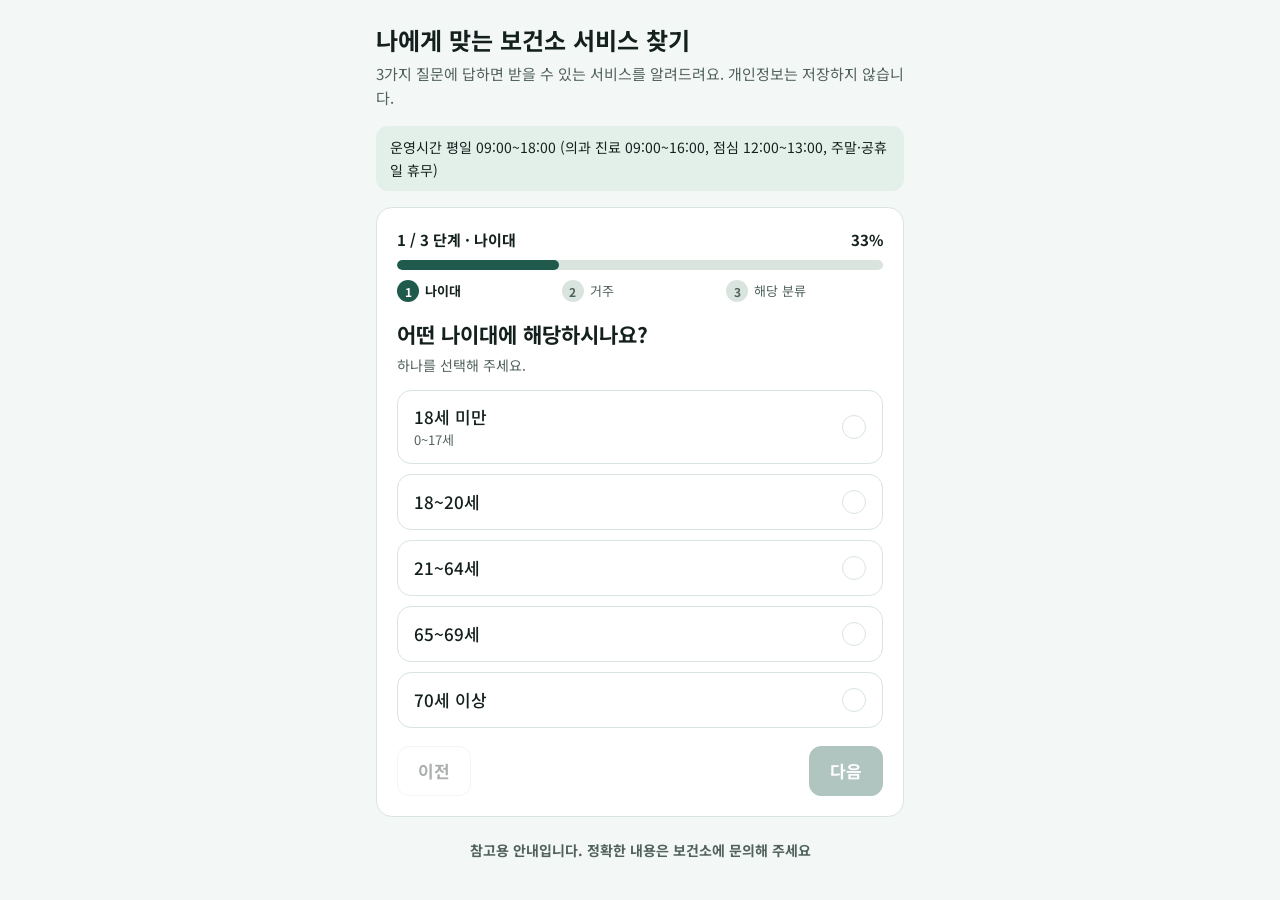
<file: public/assets/aistudio/__________________f5836783.html>
<!DOCTYPE html>
<html lang="ko">
<head>
<meta charset="utf-8">
<meta name="viewport" content="width=device-width, initial-scale=1, viewport-fit=cover">
<title>계룡시 보건소 맞춤 서비스 안내</title>
<link href="https://fonts.googleapis.com/css2?family=Noto+Sans+KR:wght@400;500;700&display=swap" rel="stylesheet">
<style>
:root{color-scheme:light dark;--bg:#f3f7f5;--card:#fff;--ink:#14201d;--sub:#51625d;--line:#d9e4df;--pine:#1f5a4d;--pine-d:#174339;--mint:#e3f0ea;--on:#fff;--warn:#fff6dc;--warn-ink:#6b4e00;
box-sizing:border-box;padding-top:env(safe-area-inset-top,0px);padding-bottom:env(safe-area-inset-bottom,0px)}
@media (prefers-color-scheme:dark){:root:not([data-theme="light"]){--bg:#0f1816;--card:#18231f;--ink:#eaf2ef;--sub:#a3b5af;--line:#2b3c37;--pine:#6fc3ad;--pine-d:#8fd6c2;--mint:#1f3a33;--on:#0c1a16;--warn:#33290d;--warn-ink:#f0d68a}}
:root[data-theme="dark"]{--bg:#0f1816;--card:#18231f;--ink:#eaf2ef;--sub:#a3b5af;--line:#2b3c37;--pine:#6fc3ad;--pine-d:#8fd6c2;--mint:#1f3a33;--on:#0c1a16;--warn:#33290d;--warn-ink:#f0d68a}
html{scroll-padding-top:env(safe-area-inset-top,0px)}
*{box-sizing:border-box}
body{margin:0;background:var(--bg);color:var(--ink);font:400 17px/1.6 "Noto Sans KR",system-ui,sans-serif}
.wrap{max-width:560px;margin:0 auto;padding:20px 16px 32px}
h1{font-size:24px;line-height:1.35;margin:4px 0 6px}
.lead{color:var(--sub);margin:0 0 16px;font-size:15px}
.hours{background:var(--mint);border-radius:12px;padding:10px 14px;font-size:14px;margin-bottom:16px}
.card{background:var(--card);border:1px solid var(--line);border-radius:16px;padding:20px}
.prog{margin-bottom:18px}
.prog-top{display:flex;justify-content:space-between;font-weight:700;font-size:15px;margin-bottom:8px}
.track{height:10px;background:var(--line);border-radius:99px;overflow:hidden}
.fill{height:100%;width:0;background:var(--pine);border-radius:99px;transition:width .45s cubic-bezier(.16,1,.3,1)}
.dots{display:flex;gap:8px;margin-top:10px;font-size:13px;color:var(--sub)}
.dots span{flex:1;display:flex;align-items:center;gap:6px}
.dots i{width:22px;height:22px;border-radius:50%;display:grid;place-items:center;font-style:normal;font-size:12px;font-weight:700;background:var(--line);color:var(--sub);transition:background .3s,color .3s}
.dots .done i,.dots .cur i{background:var(--pine);color:var(--on)}
.dots .cur{color:var(--ink);font-weight:700}
h2{font-size:21px;line-height:1.4;margin:0 0 4px}
.hint{color:var(--sub);font-size:14px;margin:0 0 14px}
.q{animation:in .3s ease both}
@keyframes in{from{opacity:0;transform:translateX(14px)}to{opacity:1;transform:none}}
.opt{display:flex;align-items:center;justify-content:space-between;width:100%;min-height:56px;margin-top:10px;padding:12px 16px;border:1.5px solid var(--line);border-radius:14px;background:var(--card);color:var(--ink);font:inherit;font-weight:500;text-align:left;cursor:pointer;transition:border-color .15s,background .15s}
.opt small{color:var(--sub);font-weight:400;font-size:13px;display:block}
.opt:hover{border-color:var(--pine)}
.opt[aria-pressed="true"]{border-color:var(--pine);background:var(--mint)}
.opt .chk{width:24px;height:24px;border-radius:50%;border:1.5px solid var(--line);flex:none;display:grid;place-items:center;font-size:14px;color:var(--on)}
.opt[aria-pressed="true"] .chk{background:var(--pine);border-color:var(--pine)}
.nav{display:flex;justify-content:space-between;gap:10px;margin-top:18px}
.btn{min-height:50px;padding:0 20px;border-radius:12px;border:1.5px solid var(--line);background:var(--card);color:var(--ink);font:inherit;font-weight:700;cursor:pointer}
.btn.main{background:var(--pine);border-color:var(--pine);color:var(--on)}
.btn:disabled{opacity:.35;cursor:not-allowed}
:focus-visible{outline:3px solid var(--pine);outline-offset:2px}
.sum{font-size:14px;color:var(--sub);margin:0 0 4px}
.res{margin-top:14px}
.svc{margin-top:12px;border:1px solid var(--line);border-radius:16px;background:var(--card);padding:18px}
.svc h3{margin:0 0 6px;font-size:19px}
.svc .tg{color:var(--sub);font-size:14px;margin:0 0 6px}
.svc p{margin:4px 0}
.note{background:var(--warn);color:var(--warn-ink);border-radius:10px;padding:8px 12px;font-size:14px;margin:8px 0}
.tel{display:inline-flex;align-items:center;min-height:44px;margin-top:6px;padding:0 14px;border-radius:10px;background:var(--mint);color:var(--pine-d);font-weight:700;text-decoration:none}
.small{font-size:13px;color:var(--sub)}
footer{margin-top:22px;text-align:center;font-weight:700;font-size:14px;color:var(--sub)}
@media (prefers-reduced-motion:reduce){.fill,.q{transition:none;animation:none}}
</style>
</head>
<body>
<div class="wrap">
  <h1>나에게 맞는 보건소 서비스 찾기</h1>
  <p class="lead">3가지 질문에 답하면 받을 수 있는 서비스를 알려드려요. 개인정보는 저장하지 않습니다.</p>
  <div class="hours">운영시간 평일 09:00~18:00 (의과 진료 09:00~16:00, 점심 12:00~13:00, 주말·공휴일 휴무)</div>
  <div id="app"></div>
  <footer>참고용 안내입니다. 정확한 내용은 보건소에 문의해 주세요</footer>
</div>
<script>
var TEL="042-840-3507", VAC="042-840-3557", DEM="042-840-3681~3682";
var AGES=[["u18","18세 미만","0~17세"],["y","18~20세",""],["a","21~64세",""],["s65","65~69세",""],["s70","70세 이상",""]];
var RES=[["y1","계룡시 주민등록, 1년 이상 거주","백내장·예방접종 지원 등 확인에 필요해요"],["y0","계룡시 주민등록, 1년 미만 거주",""],["no","계룡시 거주자가 아님",""]];
var CLS=[["med","의료급여 수급자"],["vet","국가유공자·유족"],["dis","등록장애인"],["bas","기초생활수급자"],["none","해당 없음"]];
var NOTE="금액, 신청 방법, 필요 서류는 담당 팀에 문의해 주세요.";
var SVC=[
{t:"보건소 진료비 면제",g:"계룡시 거주 + 65세 이상, 의료급여 수급자, 국가유공자·유족, 등록장애인",d:"진료비 면제.",w:"수수료는 면제가 아니며 일반 기준이 적용됩니다.",tel:["보건소",TEL],f:function(s){return s.res&&(s.old||s.c.med||s.c.vet||s.c.dis)}},
{t:"약제비 본인부담금 70% 감경",g:"계룡시 거주 65세 이상, 계룡시 소재 약국 이용 시",d:"약제비 본인부담금 70% 감경",tel:["보건소",TEL],f:function(s){return s.res&&s.old}},
{t:"백내장 수술비 등 의료비 지원",g:"계룡시 1년 이상 거주 65세 이상, 안과 전문의 백내장 진단, 수술일 1년 이내 신청",d:"사전검사·수술·사후관리 비용 지원",tel:["보건소",TEL],f:function(s){return s.y1&&s.old}},
{t:"대상포진 예방접종 지원",g:"계룡시 1년 이상 거주 70세 이상",d:"대상포진 예방접종 비용 지원",tel:["예방접종실",VAC],f:function(s){return s.y1&&s.age==="s70"}},
{t:"HPV 예방접종 지원",g:"계룡시 1년 이상 거주 18~20세",d:"사람유두종바이러스 예방접종 비용 지원",tel:["예방접종실",VAC],f:function(s){return s.y1&&s.age==="y"}},
{t:"인플루엔자 무료 예방접종",g:"국가예방접종 대상에서 제외된 기초생활수급자·등록장애인·국가유공자 등",d:"인플루엔자 무료 접종",tel:["예방접종실",VAC],f:function(s){return s.res&&(s.c.bas||s.c.dis||s.c.vet)}},
{t:"치매 조기검진·치매안심센터",g:"계룡시민",d:"치매 검진, 등록·관리, 방문 서비스",tel:["치매안심센터",DEM],f:function(s){return s.res}},
{t:"정신건강 상담·재활",g:"계룡시민",d:"정신질환자 치료비·투약비 지원(약제비 월 3만원 이내 등), 심리상담 바우처(8회), 아동·청소년 치료비(1인 최대 50만원), 정신건강복지센터 상담·재활",tel:["정신건강증진사업","042-840-3573~7"],f:function(s){return s.res}},
{t:"폐의약품 안심 배출",g:"계룡시민 전체",d:"약국·보건소·보건지소 수거함 이용",tel:["보건소",TEL],f:function(s){return s.res}},
{t:"보건지소 이용",g:"계룡시민 전체",d:"엄사면·신도안면 보건지소 이용 (예방접종은 금암동 보건소에서만 가능)",tel:["보건소",TEL],f:function(s){return s.res}},
{t:"골밀도(골다공증) 검사",g:"계룡시민(주민등록 기준)",d:"검사비 65세 이상 7,000원 · 65세 미만 43,270원. 준비물: 신분증",tel:["방사선실","042-840-3565"],f:function(s){return s.res}},
{t:"금연클리닉",g:"흡연자(성인·청소년), 만 14세 미만은 법정대리인 동의 필요",d:"6개월간 9회 이상 상담, 니코틴 보조용품(패치·껌 등) 제공. 평일 09:00~18:00, 보건소 1층 금연상담실",tel:["금연상담실","042-840-3536"],f:function(s){return s.res}},
{t:"고혈압·당뇨 교실 / 합병증 검진비 지원",g:"30세 이상 고혈압·당뇨 환자 및 전단계 (검진비는 보건소 등록 환자, 3~11월)",d:"혈압·혈당 측정, 건강상담, 질환·식이 교육. 합병증 검진(경동맥초음파·미세단백뇨·당화혈색소)비 지원",tel:["문의","042-840-3538"],f:function(s){return s.res&&(s.age==="a"||s.old)}},
{t:"모바일 헬스케어",g:"19~64세 계룡시민 중 혈압·혈당·허리둘레·중성지방·HDL 이상 1개 이상 (고혈압·당뇨·이상지질혈증 환자 제외)",d:"스마트워치와 채움건강앱으로 6개월 건강관리, 보건소 3회 방문(혈액검사·신체계측). 스마트폰 필요",tel:["보건소",TEL],f:function(s){return s.res&&(s.age==="a"||s.age==="y")}},
{t:"암환자 의료비 지원",g:"소아암(만 18세 미만 전체 암환자), 성인 5대암·폐암 환자 중 소득·재산 기준 충족자",d:"소아암 검사·치료비(백혈병 최대 3,000만원, 기타암 2,000만원), 성인암 연 최대 200~300만원(최대 3년)",tel:["의약팀","042-840-3542"],f:function(s){return s.res}},
{t:"희귀난치성질환자 의료비 지원",g:"산정특례 등록 희귀난치성질환자 중 소득·재산 기준 충족자 (의료급여 수급자 등은 간병비·특수식이만 신청 가능)",d:"본인부담금 지원, 보조기기·호흡보조기, 간병비 월 30만원(97개 질환), 특수식이 구입비. 신청서는 보건소에 비치",tel:["의약팀","042-840-3542"],f:function(s){return s.res}},
{t:"국가암검진 · 성인병 검진",g:"암종별 연령 기준이 달라요 (위암 40세 이상, 대장암 50세 이상, 자궁경부암 20세 이상 여성 등)",d:"국가암검진은 지정 검진기관에서 받아요. 읍·면 거주 40세 이상 성인병 검진, 50세 이상 남성 전립선암 검진도 있어요",tel:["의약팀","042-840-3542"],f:function(s){return s.res&&(s.age==="a"||s.old)}},
{t:"모자보건사업",g:"임산부·영유아 가정 (사업별 대상이 달라요)",d:"신생아 청각선별검사, 영양플러스, 선천성 대사이상 검사, 미숙아·선천성이상아 의료비, 산모·신생아 건강관리, 난임부부 시술비, 난임 한방치료, 출산장려금, 임신사전건강관리, 산전관리, 저소득층 기저귀·조제분유, 고위험임산부 의료비, 충남다사랑카드, 첫만남 이용권",tel:["보건소",TEL],f:function(s){return s.res&&(s.age==="y"||s.age==="a")}},
{t:"임상병리 검사 비용 안내",g:"누구나",d:"콜레스테롤 21,960원 · 당화혈색소 8,070원 · 공복혈당 1,610원 · 빈혈 7,700원 · 간기능 8,740원 · 신장기능 3,890원 · B형간염 7,560원 · 매독 1,900원 · 혈액형 6,660원 · 소변(10종) 2,380원 · 에이즈(HIV) 무료",tel:["보건소",TEL],f:function(){return true}},
{t:"제증명 발급 비용",g:"누구나",d:"건강진단결과서(보건증) 3,000원(5일) · 채용신체검사서 32,070원(B형간염 포함 39,630원) · 일반건강진단서 27,000원(B형간염 포함 34,560원) · 운전면허·중기 신체검사서 6,000원(즉시). 신분증을 가져오세요. 본인 확인에 건강보험증은 쓸 수 없고, 공무원 채용 신체검사는 하지 않아요.",tel:["보건소",TEL],f:function(){return true}}
];
var st={step:1,age:null,res:null,c:{}};
var app=document.getElementById("app");
var STEPS=["나이대","거주","해당 분류"];
function esc(x){return String(x).replace(/[&<>]/g,function(m){return{"&":"&amp;","<":"&lt;",">":"&gt;"}[m]})}
function prog(n){
  var h='<div class="prog" role="progressbar" aria-valuemin="1" aria-valuemax="3" aria-valuenow="'+n+'"><div class="prog-top"><span>'+n+' / 3 단계 · '+STEPS[n-1]+'</span><span>'+Math.round(n/3*100)+'%</span></div><div class="track"><div class="fill" id="fill"></div></div><div class="dots">';
  STEPS.forEach(function(s,i){var k=i+1<n?"done":i+1===n?"cur":"";h+='<span class="'+k+'"><i>'+(i+1<n?"✓":i+1)+'</i>'+s+'</span>'});
  return h+'</div></div>';
}
function opts(list,key,sel){
  return list.map(function(o){var on=sel===o[0];return '<button class="opt" data-k="'+key+'" data-v="'+o[0]+'" aria-pressed="'+on+'"><span>'+o[1]+(o[2]?'<small>'+o[2]+'</small>':'')+'</span><span class="chk">'+(on?"✓":"")+'</span></button>'}).join("");
}
function render(){
  if(st.step===4){return result()}
  var n=st.step,h='<div class="card">'+prog(n)+'<div class="q">';
  if(n===1)h+='<h2>어떤 나이대에 해당하시나요?</h2><p class="hint">하나를 선택해 주세요.</p>'+opts(AGES,"age",st.age);
  if(n===2)h+='<h2>계룡시에 거주하고 계신가요?</h2><p class="hint">주민등록 기준으로 선택해 주세요.</p>'+opts(RES,"res",st.res);
  if(n===3){h+='<h2>해당되는 분류를 모두 선택해 주세요</h2><p class="hint">여러 개 선택할 수 있어요.</p>'+CLS.map(function(o){var on=!!st.c[o[0]];return '<button class="opt" data-k="cls" data-v="'+o[0]+'" aria-pressed="'+on+'"><span>'+o[1]+'</span><span class="chk">'+(on?"✓":"")+'</span></button>'}).join("")}
  h+='</div><div class="nav"><button class="btn" id="back"'+(n===1?" disabled":"")+'>이전</button>';
  var ok=n===1?st.age:n===2?st.res:Object.keys(st.c).some(function(k){return st.c[k]});
  h+='<button class="btn main" id="next"'+(ok?"":" disabled")+'>'+(n===3?"결과 보기":"다음")+'</button></div></div>';
  app.innerHTML=h;
  requestAnimationFrame(function(){requestAnimationFrame(function(){var f=document.getElementById("fill");if(f)f.style.width=(n/3*100)+"%"})});
}
function result(){
  var s={age:st.age,res:st.res!=="no",y1:st.res==="y1",old:st.age==="s65"||st.age==="s70",c:st.c};
  var list=SVC.filter(function(v){return v.f(s)});
  var ag=AGES.filter(function(a){return a[0]===st.age})[0][1],rs=RES.filter(function(a){return a[0]===st.res})[0][1];
  var h='<div class="card"><p class="sum">'+esc(ag)+' · '+esc(rs)+'</p><h2>받을 수 있는 서비스 '+list.length+'건</h2>';
  if(st.res==="y0")h+='<div class="note">1년 이상 거주 조건이 있는 서비스는 1년이 지나면 확인할 수 있어요.</div>';
  h+='<div class="nav"><button class="btn" id="back">이전</button><button class="btn main" id="again">다시 확인하기</button></div></div><div class="res">';
  if(!list.length)h+='<div class="svc"><h3>해당되는 서비스가 없습니다</h3><p>해당되는 서비스가 없습니다. 보건소('+TEL+')로 문의해 주세요.</p><a class="tel" href="tel:'+TEL.replace(/-/g,"")+'">보건소 '+TEL+'</a></div>';
  list.forEach(function(v){
    h+='<div class="svc"><h3>'+v.t+'</h3><p class="tg">대상: '+v.g+'</p><p>'+v.d+'</p>'+(v.w?'<div class="note">※ '+v.w+'</div>':'')+'<p class="small">'+NOTE+'</p><a class="tel" href="tel:'+v.tel[1].split("~")[0].replace(/-/g,"")+'">'+v.tel[0]+' '+v.tel[1]+'</a></div>';
  });
  app.innerHTML=h+'</div>';window.scrollTo({top:0,behavior:"smooth"});
}
app.addEventListener("click",function(e){
  var b=e.target.closest("button");if(!b)return;
  if(b.id==="back"){st.step=st.step===4?3:st.step-1;return render()}
  if(b.id==="again"){st={step:1,age:null,res:null,c:{}};return render()}
  if(b.id==="next"){st.step++;return render()}
  var k=b.dataset.k,v=b.dataset.v;if(!k)return;
  if(k==="age"||k==="res"){st[k]=v;render();setTimeout(function(){st.step++;render()},220);return}
  if(v==="none"){st.c={none:true}}else{delete st.c.none;st.c[v]=!st.c[v]}
  render();
});
render();
</script>
</body>
</html>
</file>
